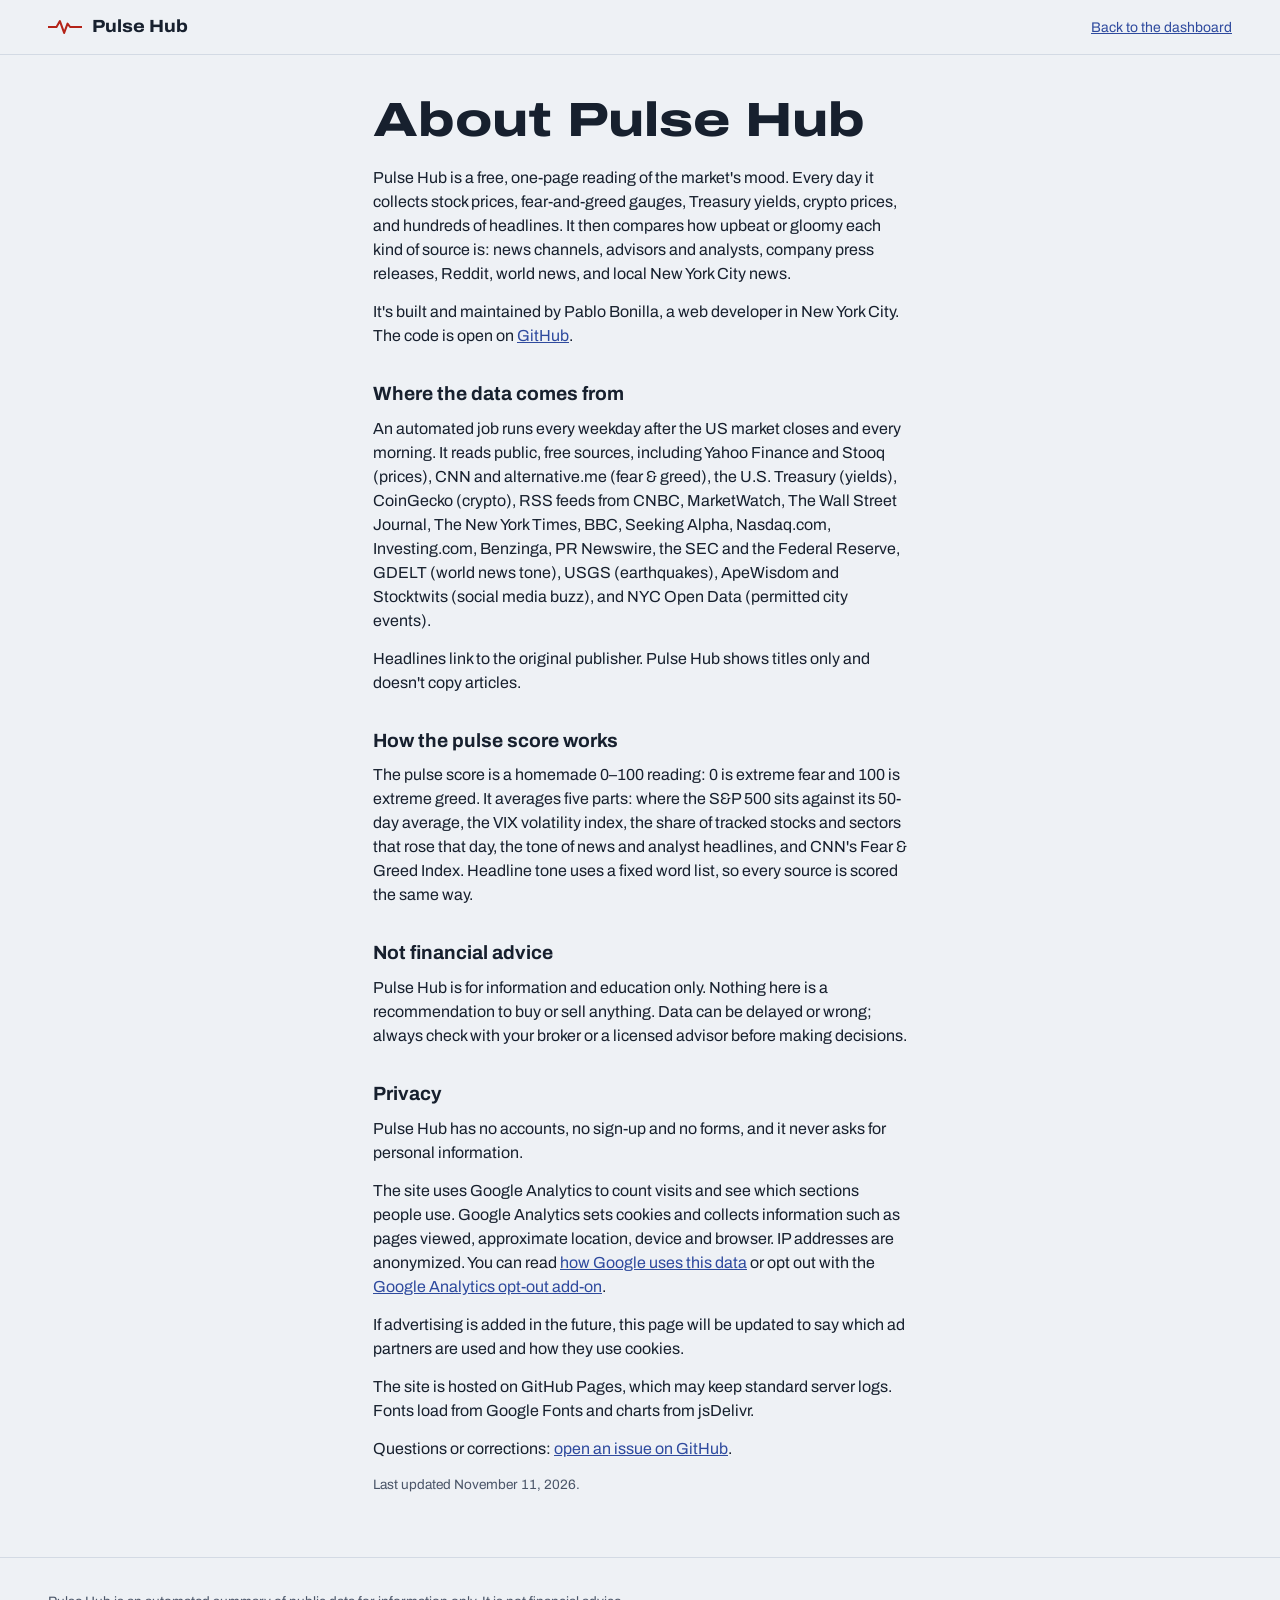
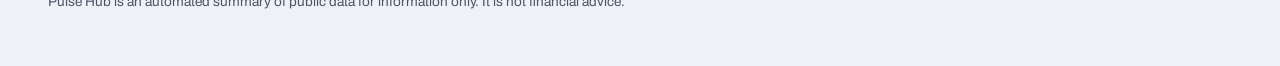
<file: about.html>
<!DOCTYPE html>
<html lang="en">
<head>
  <meta charset="UTF-8" />
  <meta name="viewport" content="width=device-width, initial-scale=1.0" />
  <title>About &amp; privacy — Pulse Hub</title>
  <meta name="description" content="What Pulse Hub is, where its data comes from, how the pulse score works, and how the site handles your privacy." />
  <link rel="canonical" href="https://pulsehubmarkets.com/about.html" />
  <link rel="icon" href="favicon.svg" type="image/svg+xml" />
  <link rel="preconnect" href="https://fonts.googleapis.com" />
  <link rel="preconnect" href="https://fonts.gstatic.com" crossorigin />
  <link href="https://fonts.googleapis.com/css2?family=Archivo:wdth,wght@62..125,400..800&display=swap" rel="stylesheet" />
  <link rel="stylesheet" href="css/styles.css" />
  <script type="module" src="js/analytics.js"></script>
</head>
<body>
  <header class="topbar">
    <a class="brand" href="./" style="color: inherit; text-decoration: none">
      <svg class="brand-mark" viewBox="0 0 40 20" aria-hidden="true"><polyline points="0,10 10,10 14,3 19,17 23,6 26,10 40,10" /></svg>
      <span>Pulse Hub</span>
    </a>
    <a class="updated" href="./">Back to the dashboard</a>
  </header>

  <main class="prose">
    <h1>About Pulse Hub</h1>
    <p>Pulse Hub is a free, one-page reading of the market's mood. Every day it collects stock prices, fear-and-greed gauges, Treasury yields, crypto prices, and hundreds of headlines. It then compares how upbeat or gloomy each kind of source is: news channels, advisors and analysts, company press releases, Reddit, world news, and local New York City news.</p>
    <p>It's built and maintained by Pablo Bonilla, a web developer in New York City. The code is open on <a href="https://github.com/Jutsued/pulse-hub">GitHub</a>.</p>

    <h2>Where the data comes from</h2>
    <p>An automated job runs every weekday after the US market closes and every morning. It reads public, free sources, including Yahoo Finance and Stooq (prices), CNN and alternative.me (fear &amp; greed), the U.S. Treasury (yields), CoinGecko (crypto), RSS feeds from CNBC, MarketWatch, The Wall Street Journal, The New York Times, BBC, Seeking Alpha, Nasdaq.com, Investing.com, Benzinga, PR Newswire, the SEC and the Federal Reserve, GDELT (world news tone), USGS (earthquakes), ApeWisdom and Stocktwits (social media buzz), and NYC Open Data (permitted city events).</p>
    <p>Headlines link to the original publisher. Pulse Hub shows titles only and doesn't copy articles.</p>

    <h2>How the pulse score works</h2>
    <p>The pulse score is a homemade 0–100 reading: 0 is extreme fear and 100 is extreme greed. It averages five parts: where the S&amp;P 500 sits against its 50-day average, the VIX volatility index, the share of tracked stocks and sectors that rose that day, the tone of news and analyst headlines, and CNN's Fear &amp; Greed Index. Headline tone uses a fixed word list, so every source is scored the same way.</p>

    <h2>Not financial advice</h2>
    <p>Pulse Hub is for information and education only. Nothing here is a recommendation to buy or sell anything. Data can be delayed or wrong; always check with your broker or a licensed advisor before making decisions.</p>

    <h2 id="privacy">Privacy</h2>
    <p>Pulse Hub has no accounts, no sign-up and no forms, and it never asks for personal information.</p>
    <p>The site uses Google Analytics to count visits and see which sections people use. Google Analytics sets cookies and collects information such as pages viewed, approximate location, device and browser. IP addresses are anonymized. You can read <a href="https://policies.google.com/technologies/partner-sites">how Google uses this data</a> or opt out with the <a href="https://tools.google.com/dlpage/gaoptout">Google Analytics opt-out add-on</a>.</p>
    <p>If advertising is added in the future, this page will be updated to say which ad partners are used and how they use cookies.</p>
    <p>The site is hosted on GitHub Pages, which may keep standard server logs. Fonts load from Google Fonts and charts from jsDelivr.</p>
    <p>Questions or corrections: <a href="https://github.com/Jutsued/pulse-hub/issues">open an issue on GitHub</a>.</p>
    <p class="muted">Last updated November 11, 2026.</p>
  </main>

  <footer class="footer">
    <p>Pulse Hub is an automated summary of public data for information only. It is not financial advice.</p>
  </footer>
</body>
</html>
</file>
<file: css/styles.css>
/* ------------------------------------------------------------------
   Pulse Hub styles
   One font family (Archivo) — its width axis does the heavy lifting:
   wide for the hero sentence, normal for everything else.
   ------------------------------------------------------------------ */

:root {
  --paper: #eef1f5;      /* page background: cool blue-grey */
  --panel: #f8f9fb;      /* panel background */
  --ink: #17202e;        /* main text */
  --ink-soft: #4a5568;   /* secondary text */
  --rule: #d3dae4;       /* borders */
  --fear: #b42318;       /* negative / falling */
  --greed: #0f7b5f;      /* positive / rising */
  --neutral: #9a6b12;    /* in-between */
  --accent: #2e4a9e;     /* links, selected tabs */

  --radius: 10px;
  --gap: 20px;
  font-family: "Archivo", system-ui, sans-serif;
  font-variant-numeric: tabular-nums;
  color: var(--ink);
  background: var(--paper);
}

* { box-sizing: border-box; }

body {
  margin: 0;
  line-height: 1.5;
  font-size: 16px;
}

a { color: var(--accent); }
a:hover { text-decoration-thickness: 2px; }

:focus-visible {
  outline: 3px solid var(--accent);
  outline-offset: 2px;
  border-radius: 4px;
}

.skip-link {
  position: absolute;
  left: -999px;
  top: 8px;
  background: var(--ink);
  color: #fff;
  padding: 8px 12px;
  z-index: 10;
}
.skip-link:focus { left: 8px; }

/* ---------- top bar ---------- */
.topbar {
  display: flex;
  align-items: center;
  justify-content: space-between;
  gap: 16px;
  padding: 14px clamp(16px, 4vw, 48px);
  border-bottom: 1px solid var(--rule);
}

.brand {
  display: flex;
  align-items: center;
  gap: 10px;
  font-weight: 750;
  font-stretch: 110%;
  font-size: 1.1rem;
}

.brand-mark {
  width: 34px;
  height: 18px;
  fill: none;
  stroke: var(--fear);
  stroke-width: 2.4;
  stroke-linejoin: round;
  stroke-linecap: round;
}

.updated {
  margin: 0;
  color: var(--ink-soft);
  font-size: 0.875rem;
}

main {
  padding: 0 clamp(16px, 4vw, 48px) 48px;
  max-width: 1440px;
  margin: 0 auto;
}

/* ---------- hero ---------- */
.hero {
  display: grid;
  grid-template-columns: minmax(0, 1.6fr) minmax(260px, 1fr);
  gap: 12px 48px;
  padding: 40px 0 8px;
}

.mood {
  margin: 0;
  font-size: clamp(2.2rem, 5.2vw, 4.4rem);
  line-height: 1.02;
  font-weight: 800;
  font-stretch: 125%;
  letter-spacing: -0.02em;
  max-width: 16ch;
  color: var(--mood-color, var(--ink));
}

.mood-sub {
  margin: 16px 0 0;
  max-width: 60ch;
  color: var(--ink-soft);
  font-size: 1.05rem;
}

.hero-score {
  align-self: end;
  border-left: 1px solid var(--rule);
  padding-left: 28px;
}

.score-number {
  font-size: 4.5rem;
  line-height: 1;
  font-weight: 800;
  font-stretch: 62%;
  color: var(--mood-color, var(--ink));
}

.score-label {
  color: var(--ink-soft);
  font-size: 0.9rem;
  margin-bottom: 14px;
}

.components {
  list-style: none;
  margin: 0;
  padding: 0;
  display: grid;
  gap: 8px;
}

.components li {
  display: grid;
  grid-template-columns: 1fr 44px;
  gap: 2px 10px;
  font-size: 0.85rem;
}

.components .bar {
  grid-column: 1 / -1;
  height: 5px;
  background: var(--rule);
  border-radius: 3px;
  overflow: hidden;
}

.components .bar span {
  display: block;
  height: 100%;
  border-radius: 3px;
}

.components .val { text-align: right; font-weight: 650; }
.components .missing { color: var(--ink-soft); font-style: italic; }

.trace-wrap {
  grid-column: 1 / -1;
  height: 110px;
  margin-top: 12px;
}

/* ---------- tabs ---------- */
.tabs {
  display: flex;
  gap: 4px;
  border-bottom: 1px solid var(--rule);
  margin: 24px 0 var(--gap);
  overflow-x: auto;
  position: sticky;
  top: 0;
  background: var(--paper);
  z-index: 5;
}

.tabs button {
  font: inherit;
  font-weight: 600;
  background: none;
  border: 0;
  border-bottom: 3px solid transparent;
  padding: 12px 14px 10px;
  color: var(--ink-soft);
  cursor: pointer;
  white-space: nowrap;
}

.tabs button[aria-selected="true"] {
  color: var(--ink);
  border-bottom-color: var(--accent);
}

/* ---------- layout ---------- */
.grid {
  display: grid;
  gap: var(--gap);
}

.grid-today { grid-template-columns: repeat(3, minmax(0, 1fr)); }
.grid-2 { grid-template-columns: repeat(2, minmax(0, 1fr)); }
.span-2 { grid-column: span 2; }

.panel {
  background: var(--panel);
  border: 1px solid var(--rule);
  border-radius: var(--radius);
  padding: 20px;
  min-width: 0;
}

.tab-panel > .panel + .panel { margin-top: var(--gap); }

.panel-head {
  display: flex;
  flex-wrap: wrap;
  align-items: center;
  justify-content: space-between;
  gap: 10px 16px;
  margin-bottom: 8px;
}

.panel-head h2 {
  margin: 0;
  font-size: 1.1rem;
  font-weight: 700;
  font-stretch: 105%;
}

.note {
  margin: 0 0 12px;
  color: var(--ink-soft);
  font-size: 0.875rem;
  max-width: 75ch;
}

.chart-box { position: relative; height: 240px; }
.chart-box.tall { height: 360px; }

/* segmented buttons */
.seg {
  display: inline-flex;
  border: 1px solid var(--rule);
  border-radius: 8px;
  overflow: hidden;
}

.seg button {
  font: inherit;
  font-size: 0.85rem;
  background: transparent;
  border: 0;
  padding: 6px 10px;
  cursor: pointer;
  color: var(--ink-soft);
}

.seg button + button { border-left: 1px solid var(--rule); }
.seg button.on { background: var(--ink); color: #fff; }

.controls {
  display: flex;
  flex-wrap: wrap;
  gap: 10px;
  align-items: end;
}

.select-label {
  display: grid;
  gap: 2px;
  font-size: 0.75rem;
  color: var(--ink-soft);
}

select,
input[type="search"] {
  font: inherit;
  font-size: 0.9rem;
  padding: 6px 8px;
  border: 1px solid var(--rule);
  border-radius: 6px;
  background: #fff;
  color: var(--ink);
}

.chips { display: flex; flex-wrap: wrap; gap: 6px; }

.chip {
  font: inherit;
  font-size: 0.8rem;
  font-weight: 650;
  border: 1px solid var(--rule);
  background: #fff;
  border-radius: 999px;
  padding: 3px 10px;
  cursor: pointer;
}

.chip::after { content: " ×"; color: var(--ink-soft); }

/* ---------- index strip ---------- */
.index-strip {
  display: grid;
  grid-template-columns: repeat(6, minmax(0, 1fr));
  border: 1px solid var(--rule);
  border-radius: var(--radius);
  background: var(--panel);
  margin-bottom: var(--gap);
}

.index-cell {
  padding: 14px 16px 6px;
  min-width: 0;
}

.index-cell + .index-cell { border-left: 1px solid var(--rule); }
.index-name { font-size: 0.8rem; color: var(--ink-soft); }
.index-price { font-size: 1.35rem; font-weight: 700; font-stretch: 90%; }
.index-change { font-size: 0.85rem; font-weight: 650; }
.index-cell canvas { width: 100%; height: 36px; display: block; margin-top: 4px; }

.up { color: var(--greed); }
.down { color: var(--fear); }
.flat { color: var(--neutral); }

/* ---------- gauges ---------- */
.gauges {
  display: grid;
  grid-template-columns: 1fr 1fr;
  gap: 12px;
  margin-bottom: 12px;
}

.gauge-value { font-size: 2rem; font-weight: 800; font-stretch: 70%; line-height: 1.1; }
.gauge-name { font-size: 0.8rem; color: var(--ink-soft); }
.gauge-rating { font-size: 0.85rem; font-weight: 600; }

/* ---------- lists ---------- */
.movers,
.buzz-list {
  list-style: none;
  margin: 0;
  padding: 0;
}

.movers li,
.buzz-list li {
  display: grid;
  grid-template-columns: 64px 1fr auto;
  gap: 10px;
  padding: 8px 0;
  border-bottom: 1px solid var(--rule);
  align-items: baseline;
}

.movers li:last-child,
.buzz-list li:last-child { border-bottom: 0; }

.ticker { font-weight: 750; }
.muted { color: var(--ink-soft); font-size: 0.85rem; }

.crypto-list { display: grid; gap: 10px; }

.crypto-row {
  display: grid;
  grid-template-columns: 1fr auto;
  gap: 0 12px;
  align-items: center;
}

.crypto-row canvas { grid-column: 1 / -1; width: 100%; height: 30px; }

/* ---------- tables ---------- */
.table-wrap { overflow-x: auto; }

.data-table {
  width: 100%;
  border-collapse: collapse;
  font-size: 0.9rem;
}

.data-table th,
.data-table td {
  text-align: left;
  padding: 9px 10px;
  border-bottom: 1px solid var(--rule);
  white-space: nowrap;
}

.data-table th {
  font-weight: 650;
  color: var(--ink-soft);
  font-size: 0.8rem;
}

.data-table th[data-sort] { cursor: pointer; }
.data-table th[aria-sort="descending"]::after { content: " ↓"; }
.data-table th[aria-sort="ascending"]::after { content: " ↑"; }
.data-table .num { text-align: right; }
.data-table tbody tr { cursor: default; }
#watch-table tbody tr { cursor: pointer; }
#watch-table tbody tr:hover { background: #eef2f8; }
#watch-table tbody tr.selected { background: #e3e9f7; }

.heat {
  border-collapse: separate;
  border-spacing: 3px;
  font-size: 0.85rem;
  width: 100%;
}

.heat th { font-weight: 650; color: var(--ink-soft); font-size: 0.78rem; text-align: center; padding: 4px; }
.heat th:first-child { text-align: left; }
.heat td { text-align: center; padding: 8px 4px; border-radius: 4px; min-width: 70px; }
.heat td:first-child { text-align: left; font-weight: 700; background: none; }

.status-ok { color: var(--greed); font-weight: 650; }
.status-fail { color: var(--fear); font-weight: 650; }

/* ---------- headlines ---------- */
.headlines {
  list-style: none;
  margin: 0;
  padding: 0;
}

.headlines li {
  display: grid;
  grid-template-columns: 6px 1fr;
  gap: 12px;
  padding: 10px 0;
  border-bottom: 1px solid var(--rule);
}

.headlines .tone { border-radius: 3px; }
.headlines a { color: var(--ink); text-decoration: none; font-weight: 550; }
.headlines a:hover { text-decoration: underline; }
.headlines .meta { font-size: 0.8rem; color: var(--ink-soft); margin-top: 2px; }
.headlines .tag {
  display: inline-block;
  font-size: 0.72rem;
  font-weight: 700;
  padding: 0 6px;
  border-radius: 4px;
  background: #e3e9f7;
  color: var(--accent);
  margin-right: 4px;
}
.headlines.compact li { padding: 7px 0; }
.headlines.compact a { font-weight: 500; font-size: 0.92rem; }

.events { list-style: none; margin: 0; padding: 0; max-height: 560px; overflow-y: auto; }
.events li { padding: 9px 0; border-bottom: 1px solid var(--rule); }
.events .when { font-weight: 650; font-size: 0.85rem; }
#gdelt-list { max-height: 520px; overflow-y: auto; }

.method { max-width: 75ch; }
.method p { margin: 0 0 10px; }
.method ul { margin: 0 0 10px; padding-left: 20px; }

.banner {
  background: #fff4dc;
  border: 1px solid #e8cf8f;
  border-radius: var(--radius);
  padding: 10px 14px;
  margin: 16px 0 0;
  font-size: 0.9rem;
}

.empty { color: var(--ink-soft); font-style: italic; padding: 12px 0; }

.footer {
  border-top: 1px solid var(--rule);
  padding: 20px clamp(16px, 4vw, 48px) 40px;
  color: var(--ink-soft);
  font-size: 0.85rem;
}

/* ---------- motion: the one moment is the trace drawing in ---------- */
@media (prefers-reduced-motion: reduce) {
  * { animation: none !important; transition: none !important; }
}

/* ---------- responsive ---------- */
@media (max-width: 1100px) {
  .grid-today { grid-template-columns: repeat(2, minmax(0, 1fr)); }
  .index-strip { grid-template-columns: repeat(3, minmax(0, 1fr)); }
  .index-cell:nth-child(4) { border-left: 0; }
  .index-cell:nth-child(n + 4) { border-top: 1px solid var(--rule); }
}

@media (max-width: 760px) {
  .hero { grid-template-columns: 1fr; padding-top: 24px; }
  .hero-score { border-left: 0; padding-left: 0; border-top: 1px solid var(--rule); padding-top: 16px; }
  .grid-today,
  .grid-2 { grid-template-columns: 1fr; }
  .span-2 { grid-column: auto; }
  .index-strip { grid-template-columns: repeat(2, minmax(0, 1fr)); }
  .index-cell:nth-child(odd) { border-left: 0; }
  .index-cell:nth-child(n + 3) { border-top: 1px solid var(--rule); }
  .index-cell:nth-child(4) { border-left: 1px solid var(--rule); }
  .chart-box.tall { height: 300px; }
  .updated { display: none; }
}

/* ---------- about page ---------- */
.prose {
  max-width: 70ch;
  padding-top: 40px;
}

.prose h1 {
  font-size: clamp(2rem, 4vw, 3rem);
  font-weight: 800;
  font-stretch: 125%;
  line-height: 1.05;
  margin: 0 0 20px;
}

.prose h2 {
  font-size: 1.2rem;
  font-weight: 700;
  margin: 32px 0 8px;
}

.prose p { margin: 0 0 14px; }
.footer p + p { margin-top: 6px; }
a.updated { color: var(--accent); }
</file>
